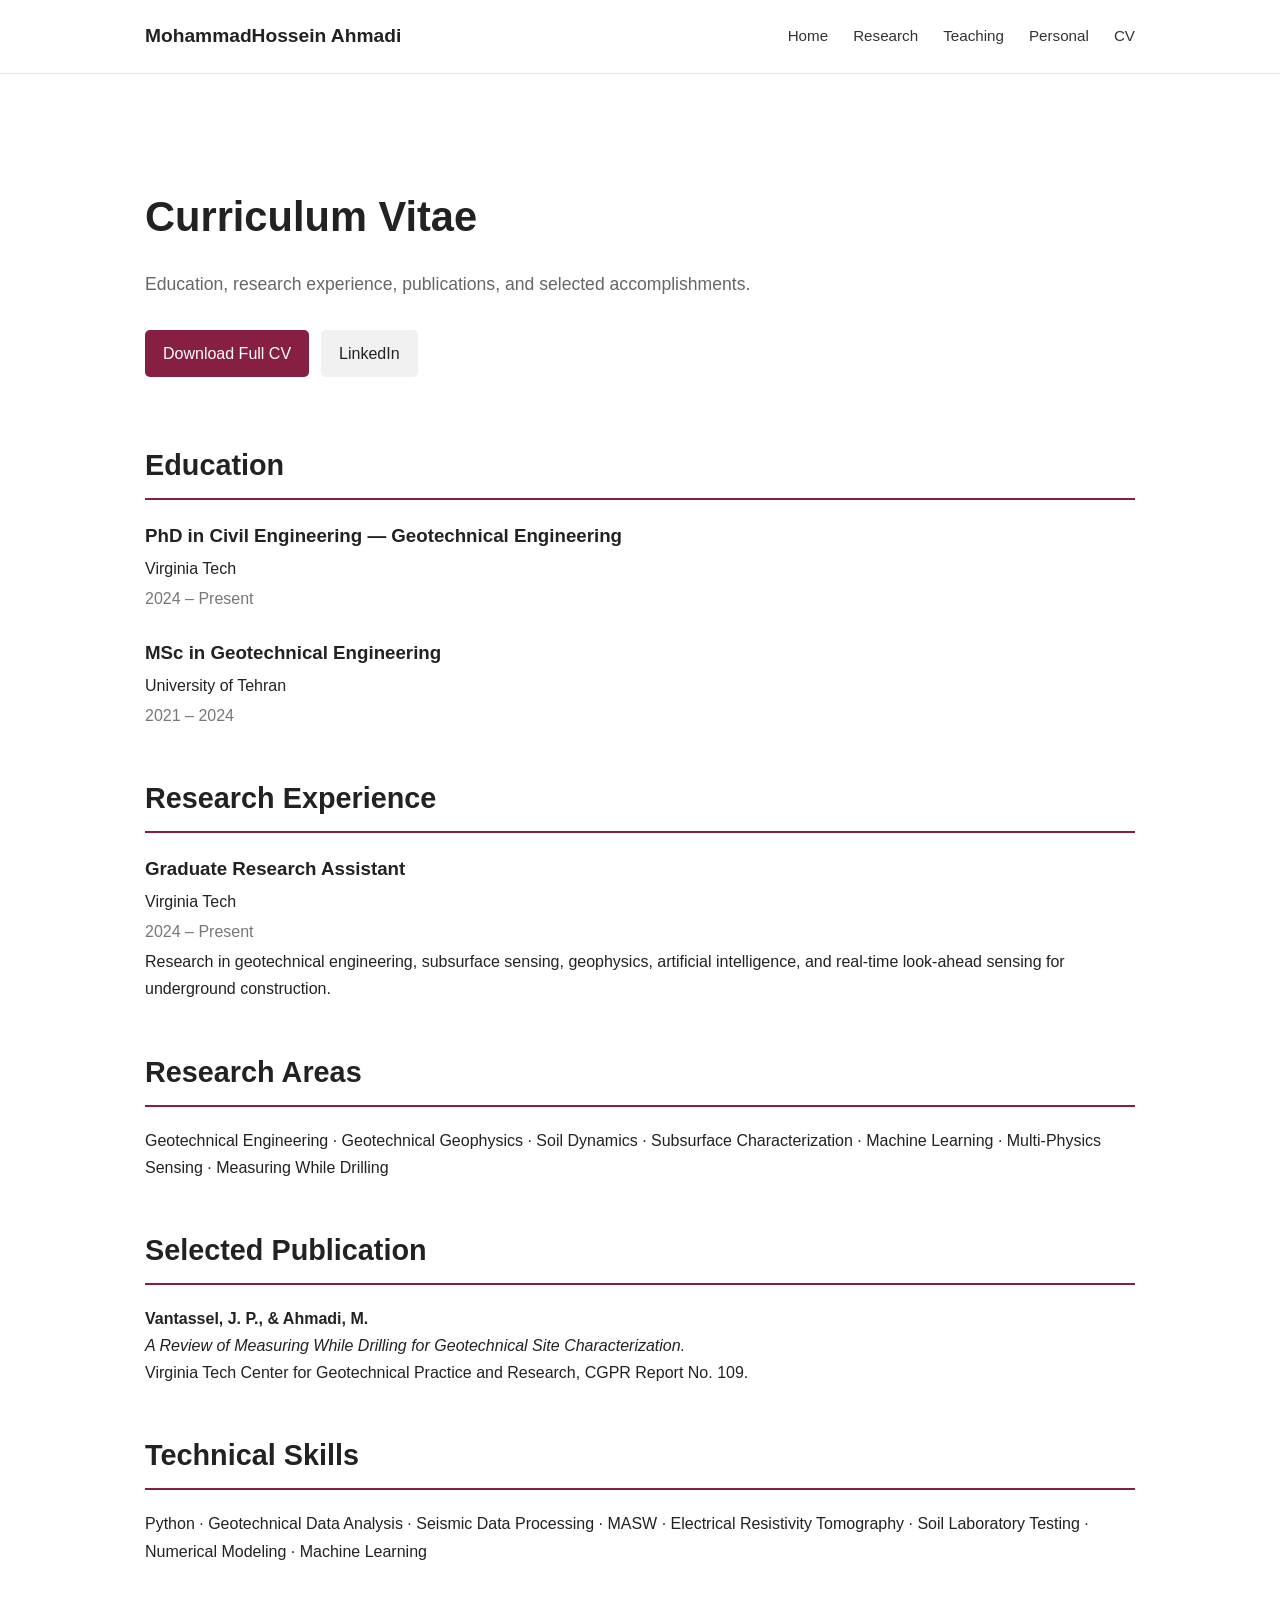
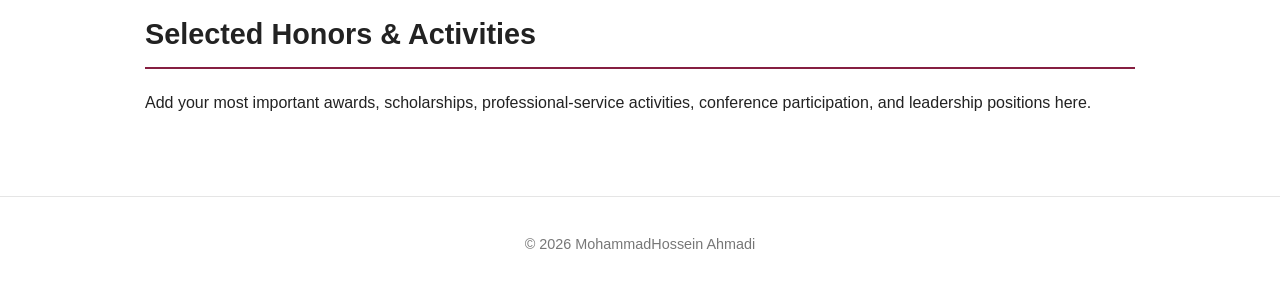
<file: cv.html>
<!DOCTYPE html>
<html lang="en">

<head>
    <meta charset="UTF-8">
    <meta name="viewport" content="width=device-width, initial-scale=1.0">

    <title>CV | MohammadHossein Ahmadi</title>

    <link rel="stylesheet" href="style.css">
</head>


<body>

<header>

    <nav>

        <a class="site-name" href="index.html">
            MohammadHossein Ahmadi
        </a>

        <div class="nav-links">
            <a href="index.html">Home</a>
            <a href="research.html">Research</a>
            <a href="teaching.html">Teaching</a>
            <a href="personal.html">Personal</a>
            <a href="cv.html">CV</a>
        </div>

    </nav>

</header>


<main class="container">


    <div class="page-header">

        <h1>Curriculum Vitae</h1>

        <p>
            Education, research experience, publications,
            and selected accomplishments.
        </p>

        <div class="buttons">

            <a class="button"
               href="files/Ahmadi_CV.pdf"
               target="_blank">

                Download Full CV

            </a>

            <a class="button button-secondary"
               href="https://www.linkedin.com/in/mohammadhossein-ahmadi-112020103"
               target="_blank">

                LinkedIn

            </a>

        </div>

    </div>


    <section class="cv-section">

        <h2>Education</h2>


        <div class="cv-entry">

            <h3>
                PhD in Civil Engineering — Geotechnical Engineering
            </h3>

            <p>
                Virginia Tech
            </p>

            <p class="date">
                2024 – Present
            </p>

        </div>


        <div class="cv-entry">

            <h3>
                MSc in Geotechnical Engineering
            </h3>

            <p>
                University of Tehran
            </p>

            <p class="date">
                2021 – 2024
            </p>

        </div>


        <!-- ADD BACHELOR INFORMATION HERE

        <div class="cv-entry">

            <h3>
                BSc in ...
            </h3>

            <p>
                University Name
            </p>

            <p class="date">
                2017 – 2021
            </p>

        </div>

        -->

    </section>


    <section class="cv-section">

        <h2>Research Experience</h2>


        <div class="cv-entry">

            <h3>
                Graduate Research Assistant
            </h3>

            <p>
                Virginia Tech
            </p>

            <p class="date">
                2024 – Present
            </p>

            <p>

                Research in geotechnical engineering, subsurface
                sensing, geophysics, artificial intelligence,
                and real-time look-ahead sensing for underground
                construction.

            </p>

        </div>


    </section>


    <section class="cv-section">

        <h2>Research Areas</h2>

        <p>
            Geotechnical Engineering · Geotechnical Geophysics ·
            Soil Dynamics · Subsurface Characterization ·
            Machine Learning · Multi-Physics Sensing ·
            Measuring While Drilling
        </p>

    </section>


    <section class="cv-section">

        <h2>Selected Publication</h2>


        <div class="cv-entry">

            <p>

                <strong>
                    Vantassel, J. P., & Ahmadi, M.
                </strong>

                <br>

                <em>
                    A Review of Measuring While Drilling for
                    Geotechnical Site Characterization.
                </em>

                <br>

                Virginia Tech Center for Geotechnical Practice
                and Research, CGPR Report No. 109.

            </p>

        </div>

    </section>


    <section class="cv-section">

        <h2>Technical Skills</h2>

        <p>

            Python · Geotechnical Data Analysis ·
            Seismic Data Processing · MASW ·
            Electrical Resistivity Tomography ·
            Soil Laboratory Testing ·
            Numerical Modeling ·
            Machine Learning

        </p>

    </section>


    <section class="cv-section">

        <h2>Selected Honors & Activities</h2>

        <p>

            Add your most important awards, scholarships,
            professional-service activities, conference participation,
            and leadership positions here.

        </p>

    </section>


</main>


<footer>

    © 2026 MohammadHossein Ahmadi

</footer>


</body>
</html>
</file>
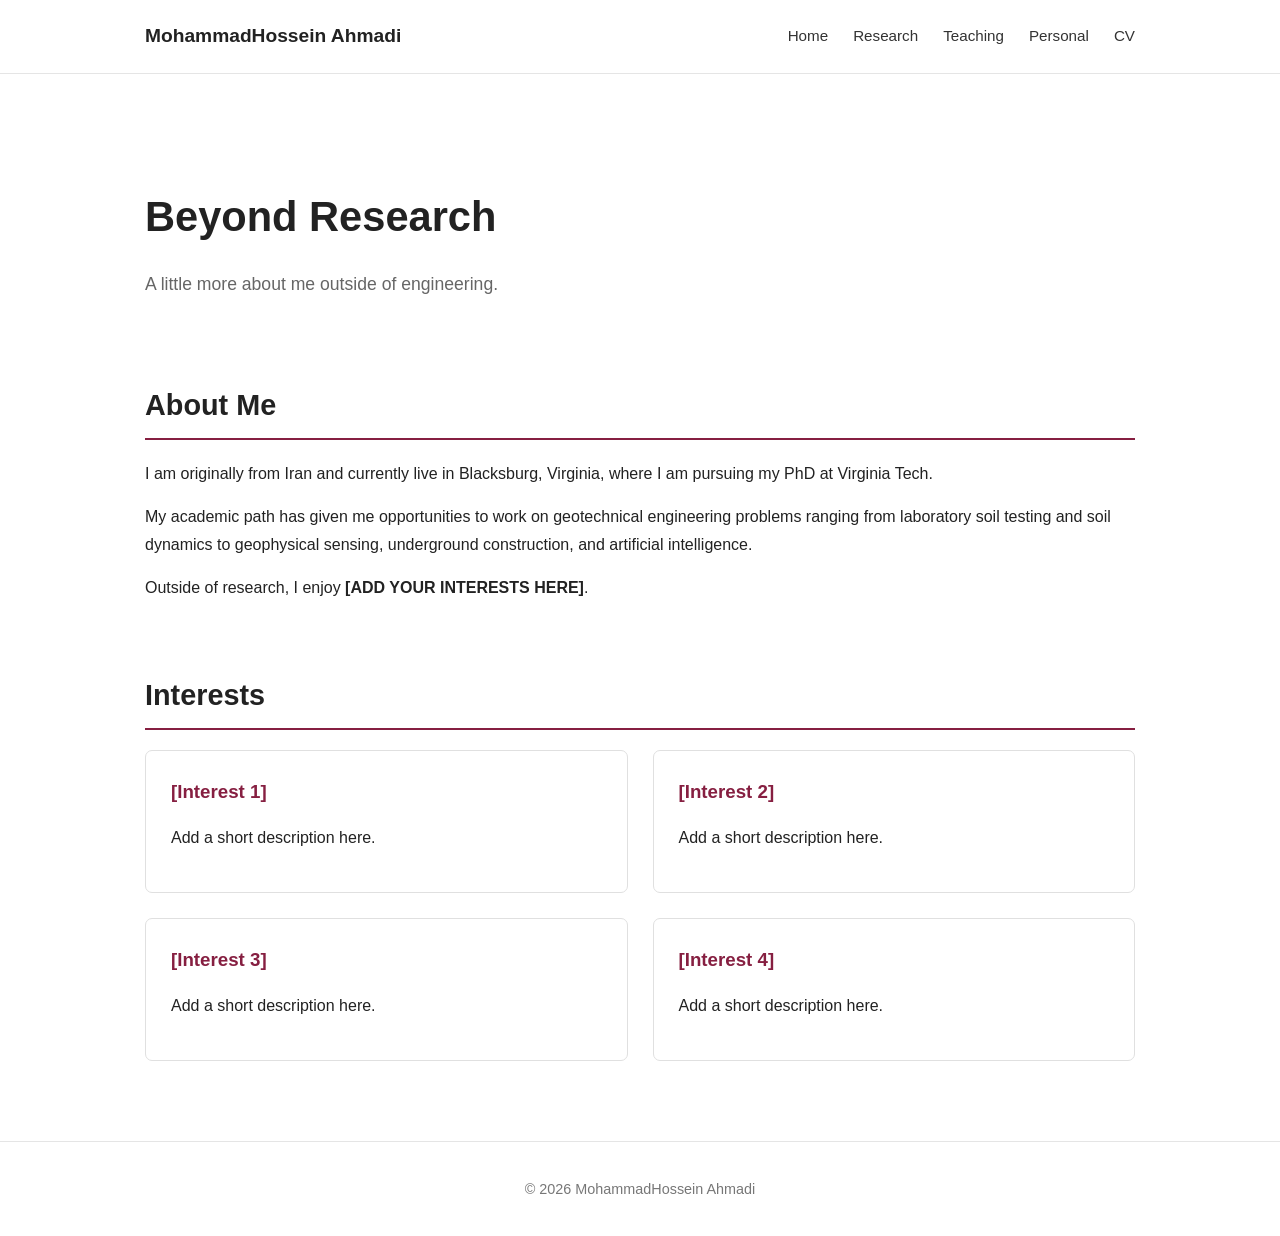
<file: personal.html>
<!DOCTYPE html>
<html lang="en">

<head>
    <meta charset="UTF-8">
    <meta name="viewport" content="width=device-width, initial-scale=1.0">

    <title>Personal | MohammadHossein Ahmadi</title>

    <link rel="stylesheet" href="style.css">
</head>


<body>

<header>

    <nav>

        <a class="site-name" href="index.html">
            MohammadHossein Ahmadi
        </a>

        <div class="nav-links">
            <a href="index.html">Home</a>
            <a href="research.html">Research</a>
            <a href="teaching.html">Teaching</a>
            <a href="personal.html">Personal</a>
            <a href="cv.html">CV</a>
        </div>

    </nav>

</header>


<main class="container">


    <div class="page-header">

        <h1>Beyond Research</h1>

        <p>
            A little more about me outside of engineering.
        </p>

    </div>


    <section>

        <h2>About Me</h2>

        <p>

            I am originally from Iran and currently live in
            Blacksburg, Virginia, where I am pursuing my PhD at
            Virginia Tech.

        </p>

        <p>

            My academic path has given me opportunities to work on
            geotechnical engineering problems ranging from laboratory
            soil testing and soil dynamics to geophysical sensing,
            underground construction, and artificial intelligence.

        </p>

        <p>

            Outside of research, I enjoy
            <strong>[ADD YOUR INTERESTS HERE]</strong>.

        </p>

    </section>


    <section>

        <h2>Interests</h2>

        <div class="research-grid">

            <div class="research-card">

                <h3>[Interest 1]</h3>

                <p>
                    Add a short description here.
                </p>

            </div>


            <div class="research-card">

                <h3>[Interest 2]</h3>

                <p>
                    Add a short description here.
                </p>

            </div>


            <div class="research-card">

                <h3>[Interest 3]</h3>

                <p>
                    Add a short description here.
                </p>

            </div>


            <div class="research-card">

                <h3>[Interest 4]</h3>

                <p>
                    Add a short description here.
                </p>

            </div>

        </div>

    </section>


</main>


<footer>

    © 2026 MohammadHossein Ahmadi

</footer>


</body>
</html>
</file>
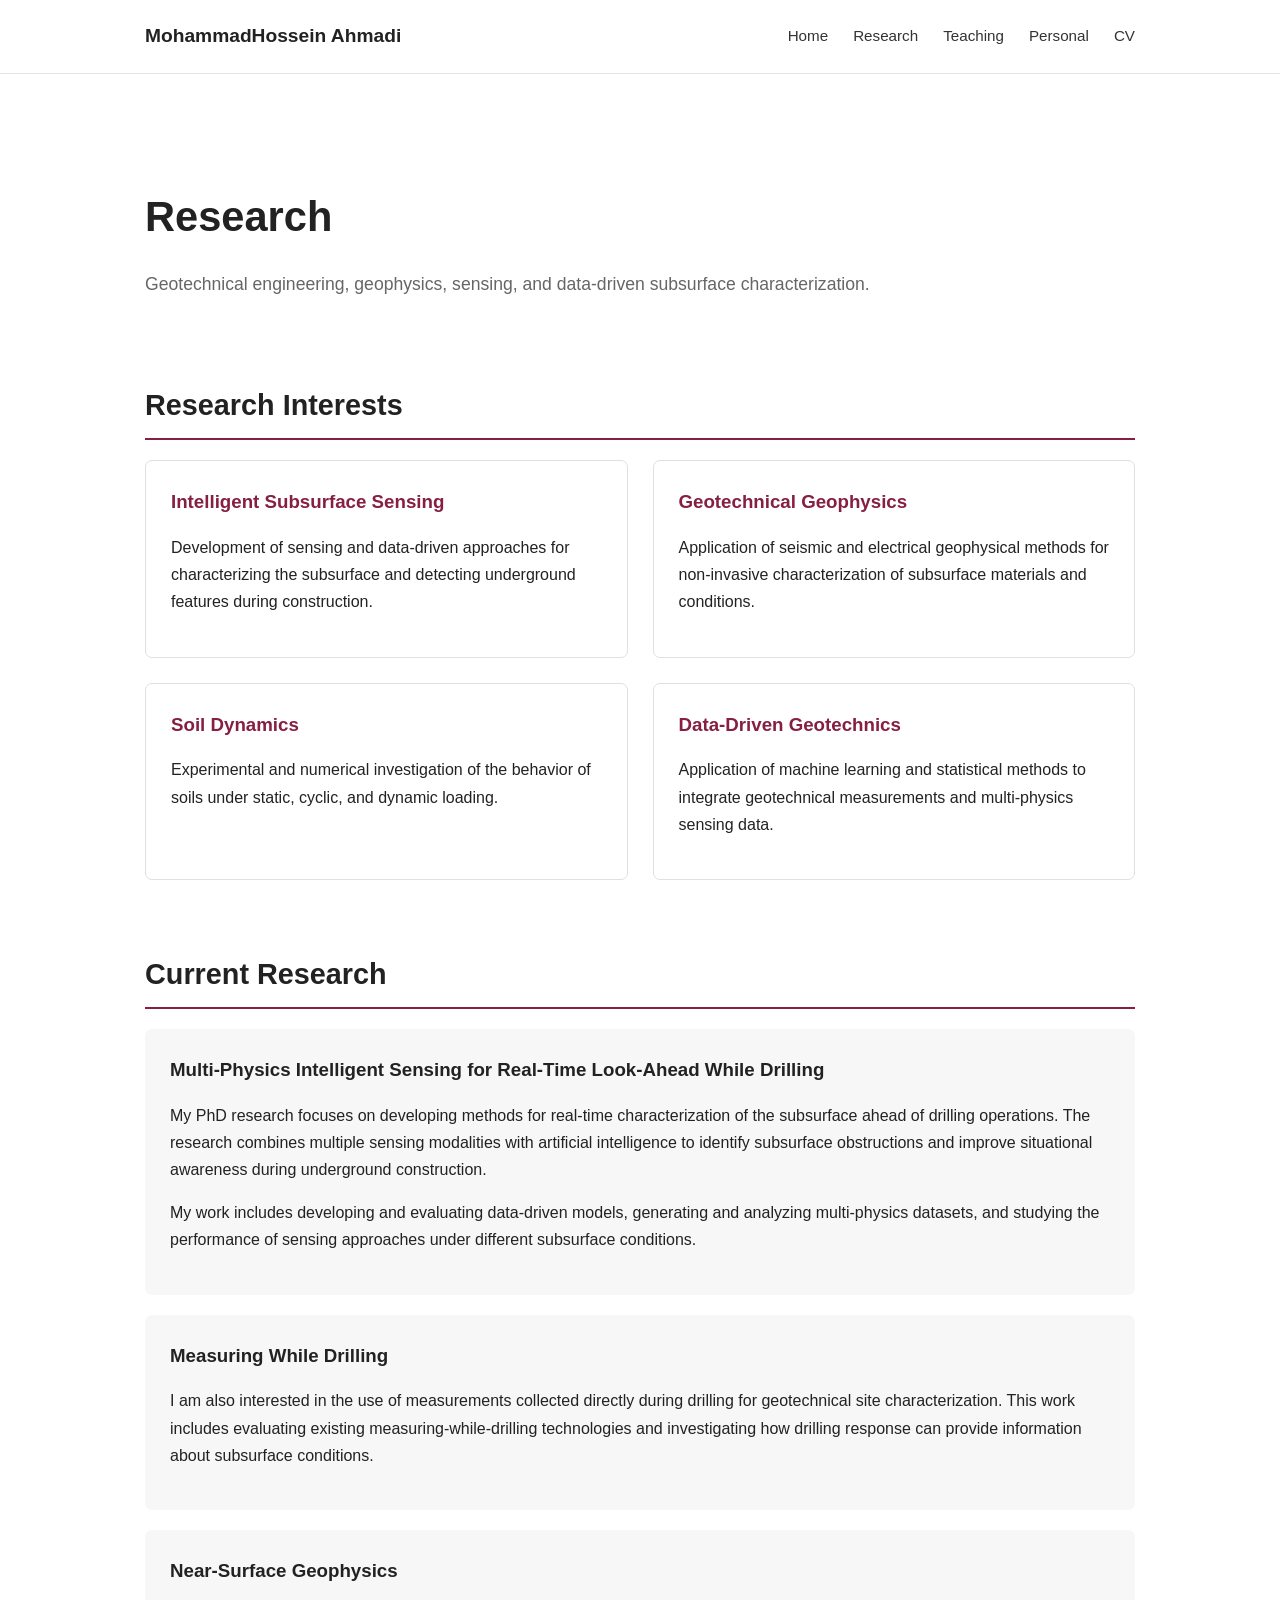
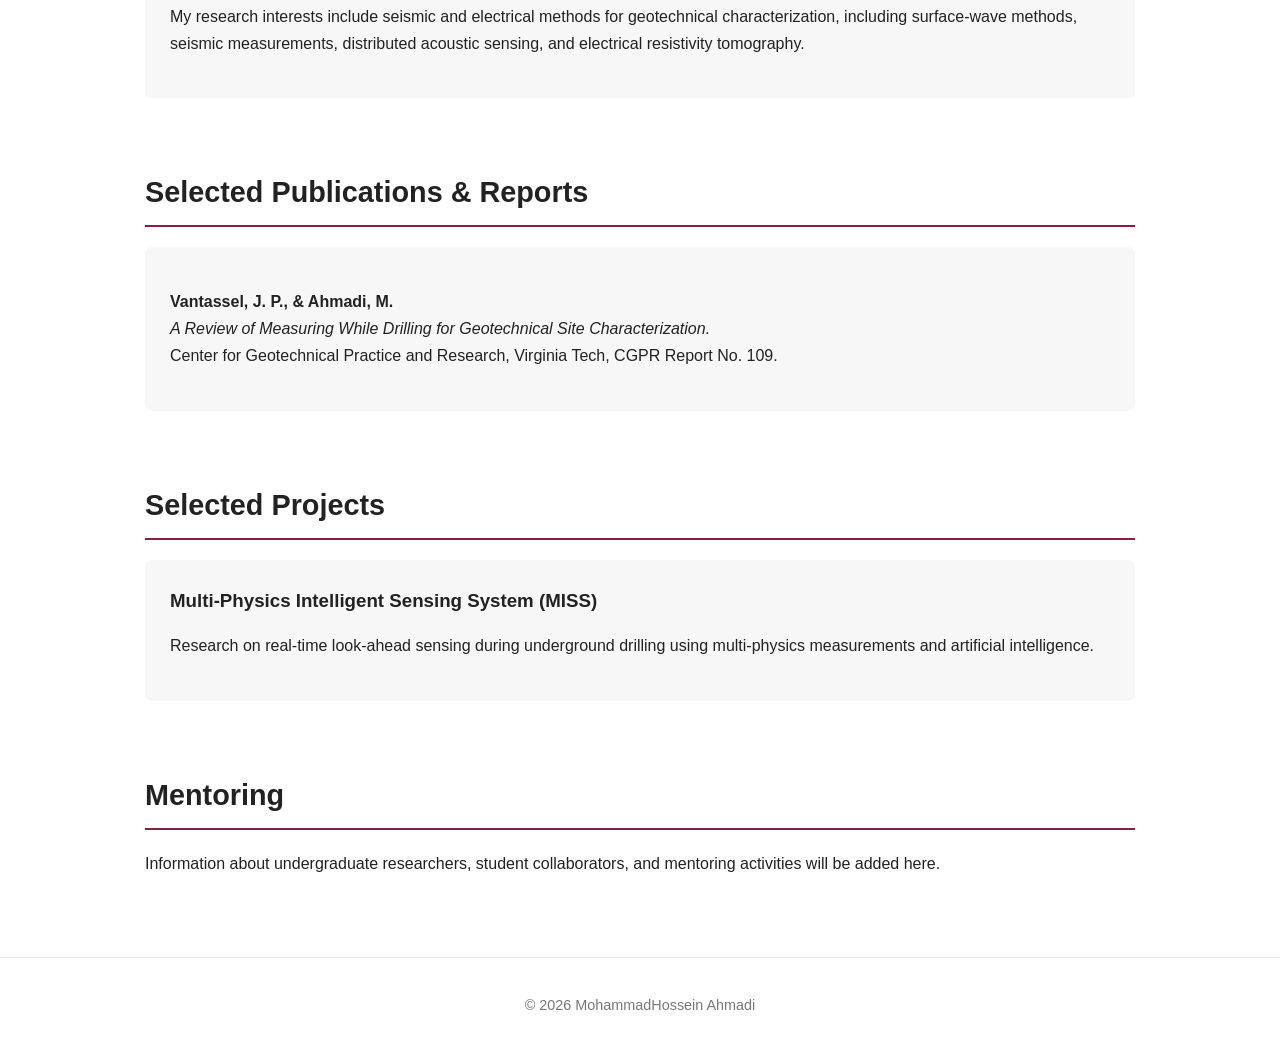
<file: research.html>
<!DOCTYPE html>
<html lang="en">

<head>
    <meta charset="UTF-8">
    <meta name="viewport" content="width=device-width, initial-scale=1.0">

    <title>Research | MohammadHossein Ahmadi</title>

    <link rel="stylesheet" href="style.css">
</head>


<body>

<header>

    <nav>

        <a class="site-name" href="index.html">
            MohammadHossein Ahmadi
        </a>

        <div class="nav-links">
            <a href="index.html">Home</a>
            <a href="research.html">Research</a>
            <a href="teaching.html">Teaching</a>
            <a href="personal.html">Personal</a>
            <a href="cv.html">CV</a>
        </div>

    </nav>

</header>


<main class="container">


    <div class="page-header">

        <h1>Research</h1>

        <p>
            Geotechnical engineering, geophysics, sensing,
            and data-driven subsurface characterization.
        </p>

    </div>


    <section>

        <h2>Research Interests</h2>

        <div class="research-grid">


            <div class="research-card">

                <h3>Intelligent Subsurface Sensing</h3>

                <p>
                    Development of sensing and data-driven approaches
                    for characterizing the subsurface and detecting
                    underground features during construction.
                </p>

            </div>


            <div class="research-card">

                <h3>Geotechnical Geophysics</h3>

                <p>
                    Application of seismic and electrical geophysical
                    methods for non-invasive characterization of
                    subsurface materials and conditions.
                </p>

            </div>


            <div class="research-card">

                <h3>Soil Dynamics</h3>

                <p>
                    Experimental and numerical investigation of the
                    behavior of soils under static, cyclic, and dynamic
                    loading.
                </p>

            </div>


            <div class="research-card">

                <h3>Data-Driven Geotechnics</h3>

                <p>
                    Application of machine learning and statistical
                    methods to integrate geotechnical measurements and
                    multi-physics sensing data.
                </p>

            </div>


        </div>

    </section>


    <section>

        <h2>Current Research</h2>


        <div class="card">

            <h3>
                Multi-Physics Intelligent Sensing for
                Real-Time Look-Ahead While Drilling
            </h3>

            <p>

                My PhD research focuses on developing methods for
                real-time characterization of the subsurface ahead of
                drilling operations. The research combines multiple
                sensing modalities with artificial intelligence to
                identify subsurface obstructions and improve situational
                awareness during underground construction.

            </p>

            <p>

                My work includes developing and evaluating data-driven
                models, generating and analyzing multi-physics datasets,
                and studying the performance of sensing approaches under
                different subsurface conditions.

            </p>

        </div>


        <div class="card">

            <h3>Measuring While Drilling</h3>

            <p>

                I am also interested in the use of measurements collected
                directly during drilling for geotechnical site
                characterization. This work includes evaluating existing
                measuring-while-drilling technologies and investigating
                how drilling response can provide information about
                subsurface conditions.

            </p>

        </div>


        <div class="card">

            <h3>Near-Surface Geophysics</h3>

            <p>

                My research interests include seismic and electrical
                methods for geotechnical characterization, including
                surface-wave methods, seismic measurements, distributed
                acoustic sensing, and electrical resistivity tomography.

            </p>

        </div>

    </section>


    <section>

        <h2>Selected Publications & Reports</h2>


        <div class="card">

            <p>

                <strong>Vantassel, J. P., & Ahmadi, M.</strong><br>

                <em>
                    A Review of Measuring While Drilling for
                    Geotechnical Site Characterization.
                </em>

                <br>

                Center for Geotechnical Practice and Research,
                Virginia Tech, CGPR Report No. 109.

            </p>

        </div>


        <!-- ADD FUTURE PUBLICATIONS BELOW

        <div class="card">

            <p>
                <strong>Authors.</strong><br>
                <em>Paper Title.</em><br>
                Journal, Year.
            </p>

        </div>

        -->

    </section>


    <section>

        <h2>Selected Projects</h2>


        <div class="card">

            <h3>
                Multi-Physics Intelligent Sensing System (MISS)
            </h3>

            <p>
                Research on real-time look-ahead sensing during
                underground drilling using multi-physics measurements
                and artificial intelligence.
            </p>

        </div>


        <!-- ADD MORE PROJECTS HERE -->

    </section>


    <section>

        <h2>Mentoring</h2>

        <p>

            Information about undergraduate researchers, student
            collaborators, and mentoring activities will be added here.

        </p>

        <!--
        Example:

        <div class="card">
            <h3>Student Name</h3>
            <p>
                Undergraduate Researcher, 2026<br>
                Project: ...
            </p>
        </div>
        -->

    </section>


</main>


<footer>

    © 2026 MohammadHossein Ahmadi

</footer>


</body>
</html>
</file>
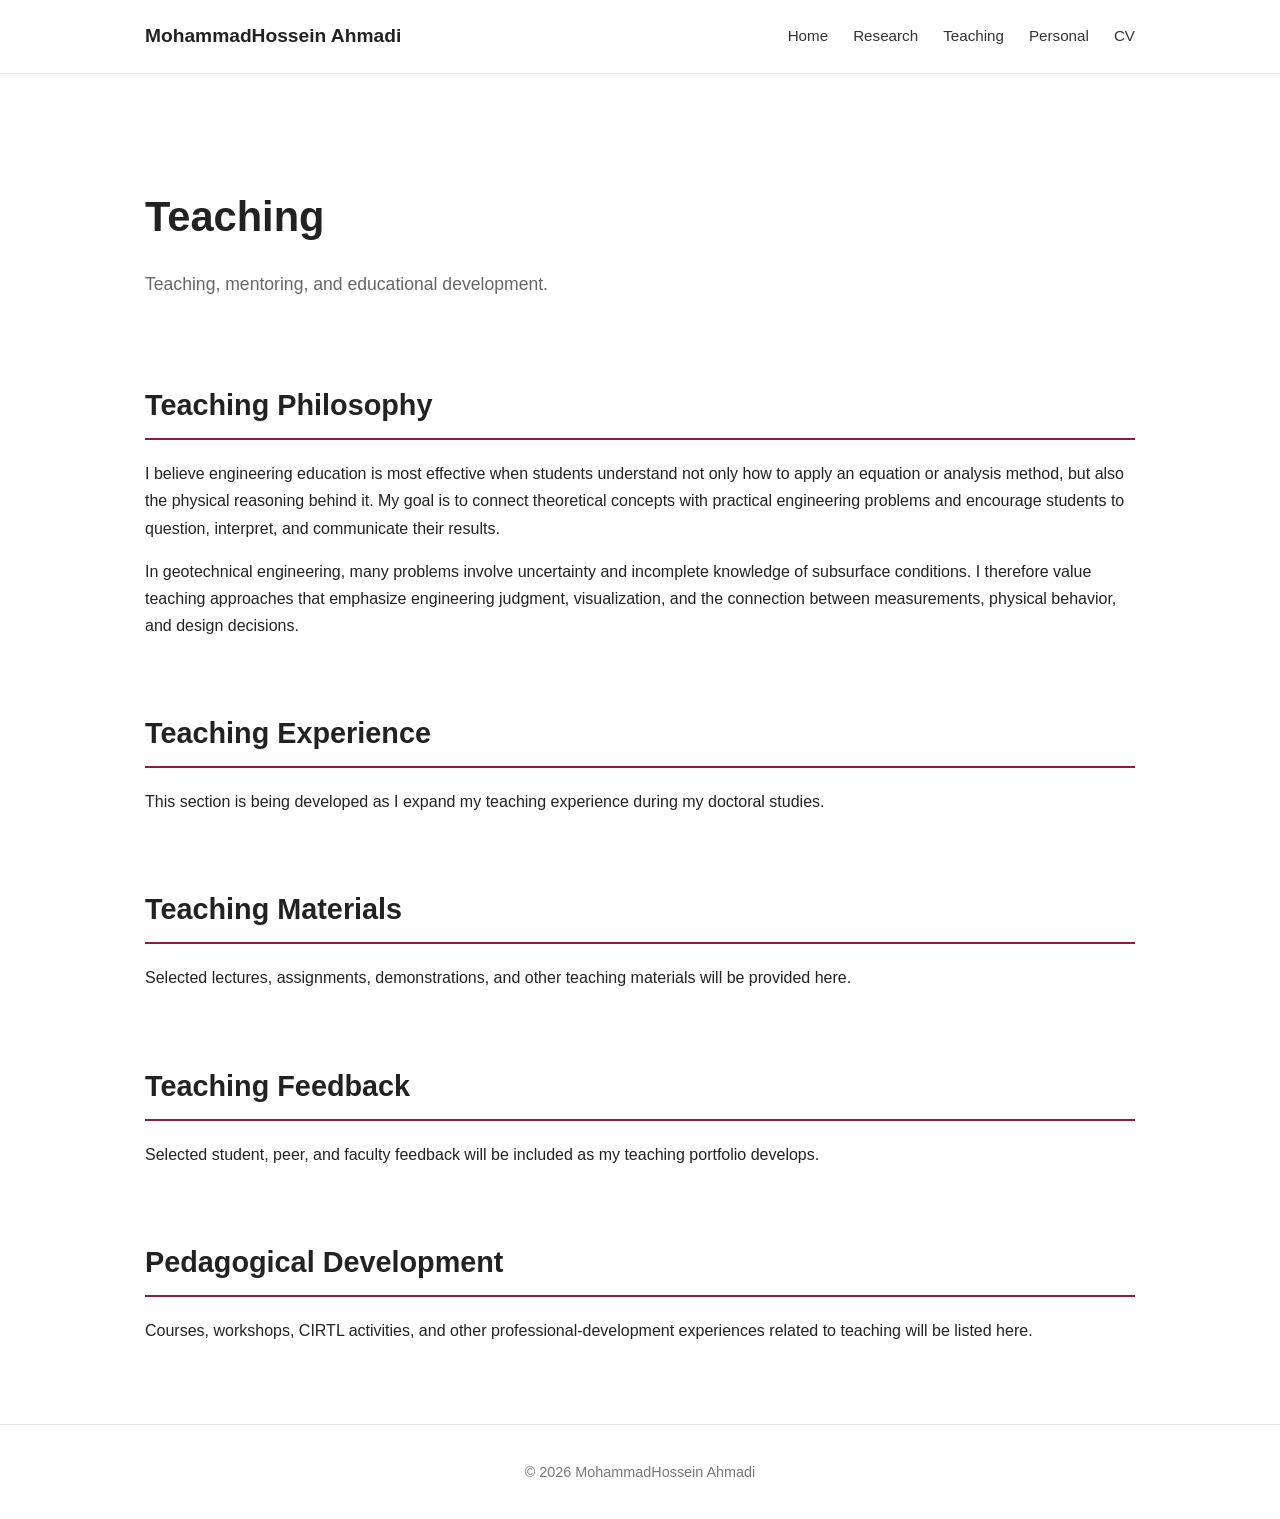
<file: teaching.html>
<!DOCTYPE html>
<html lang="en">

<head>
    <meta charset="UTF-8">
    <meta name="viewport" content="width=device-width, initial-scale=1.0">

    <title>Teaching | MohammadHossein Ahmadi</title>

    <link rel="stylesheet" href="style.css">
</head>


<body>

<header>

    <nav>

        <a class="site-name" href="index.html">
            MohammadHossein Ahmadi
        </a>

        <div class="nav-links">
            <a href="index.html">Home</a>
            <a href="research.html">Research</a>
            <a href="teaching.html">Teaching</a>
            <a href="personal.html">Personal</a>
            <a href="cv.html">CV</a>
        </div>

    </nav>

</header>


<main class="container">


    <div class="page-header">

        <h1>Teaching</h1>

        <p>
            Teaching, mentoring, and educational development.
        </p>

    </div>


    <section>

        <h2>Teaching Philosophy</h2>

        <p>

            I believe engineering education is most effective when
            students understand not only how to apply an equation or
            analysis method, but also the physical reasoning behind it.
            My goal is to connect theoretical concepts with practical
            engineering problems and encourage students to question,
            interpret, and communicate their results.

        </p>

        <p>

            In geotechnical engineering, many problems involve
            uncertainty and incomplete knowledge of subsurface
            conditions. I therefore value teaching approaches that
            emphasize engineering judgment, visualization, and the
            connection between measurements, physical behavior, and
            design decisions.

        </p>

    </section>


    <section>

        <h2>Teaching Experience</h2>

        <p>
            This section is being developed as I expand my teaching
            experience during my doctoral studies.
        </p>


        <!--

        When you have a course, use:

        <div class="card">

            <h3>Course Name</h3>

            <p>
                Virginia Tech | Semester Year
            </p>

            <p>
                Role: Teaching Assistant / Instructor / Guest Lecturer
            </p>

            <p>
                Description of responsibilities.
            </p>

        </div>

        -->

    </section>


    <section>

        <h2>Teaching Materials</h2>

        <p>

            Selected lectures, assignments, demonstrations,
            and other teaching materials will be provided here.

        </p>

    </section>


    <section>

        <h2>Teaching Feedback</h2>

        <p>

            Selected student, peer, and faculty feedback will be
            included as my teaching portfolio develops.

        </p>

    </section>


    <section>

        <h2>Pedagogical Development</h2>

        <p>

            Courses, workshops, CIRTL activities, and other
            professional-development experiences related to teaching
            will be listed here.

        </p>

        <!-- Example:

        <div class="card">
            <h3>CIRTL Course Name</h3>
            <p>Year</p>
        </div>

        -->

    </section>


</main>


<footer>

    © 2026 MohammadHossein Ahmadi

</footer>


</body>
</html>
</file>
<file: style.css>
/* ------------------------------
   GENERAL
------------------------------ */

* {
    box-sizing: border-box;
}

html {
    scroll-behavior: smooth;
}

body {
    margin: 0;
    font-family: Arial, Helvetica, sans-serif;
    color: #222;
    background: #ffffff;
    line-height: 1.7;
}

a {
    color: #861f41;
    text-decoration: none;
}

a:hover {
    text-decoration: underline;
}

.container {
    max-width: 1050px;
    margin: 0 auto;
    padding: 0 30px;
}


/* ------------------------------
   NAVIGATION
------------------------------ */

header {
    background: #ffffff;
    border-bottom: 1px solid #e5e5e5;
    position: sticky;
    top: 0;
    z-index: 1000;
}

nav {
    max-width: 1050px;
    margin: 0 auto;
    padding: 20px 30px;
    display: flex;
    justify-content: space-between;
    align-items: center;
}

.site-name {
    font-size: 1.2rem;
    font-weight: bold;
    color: #222;
}

.nav-links {
    display: flex;
    gap: 25px;
}

.nav-links a {
    color: #333;
    font-size: 0.95rem;
}

.nav-links a:hover {
    color: #861f41;
    text-decoration: none;
}


/* ------------------------------
   HOME HERO
------------------------------ */

.hero {
    min-height: 70vh;
    display: flex;
    align-items: center;
    gap: 70px;
    padding-top: 80px;
    padding-bottom: 80px;
}

.hero-text {
    flex: 1;
}

.hero-photo {
    flex: 0 0 300px;
}

.hero-photo img {
    width: 300px;
    height: 300px;
    object-fit: cover;
    border-radius: 50%;
}

.hero h1 {
    font-size: 3rem;
    margin: 0 0 10px;
    line-height: 1.15;
}

.subtitle {
    font-size: 1.35rem;
    color: #555;
    margin-bottom: 5px;
}

.affiliation {
    font-size: 1.1rem;
    color: #777;
    margin-top: 0;
}

.intro {
    margin-top: 30px;
    font-size: 1.08rem;
}


/* ------------------------------
   BUTTONS
------------------------------ */

.buttons {
    display: flex;
    flex-wrap: wrap;
    gap: 12px;
    margin-top: 30px;
}

.button {
    display: inline-block;
    background: #861f41;
    color: white;
    padding: 10px 18px;
    border-radius: 5px;
}

.button:hover {
    background: #5f152e;
    text-decoration: none;
}

.button-secondary {
    background: #f1f1f1;
    color: #222;
}

.button-secondary:hover {
    background: #dddddd;
}


/* ------------------------------
   CONTENT
------------------------------ */

.page-header {
    padding: 80px 0 40px;
}

.page-header h1 {
    font-size: 2.6rem;
    margin-bottom: 10px;
}

.page-header p {
    color: #666;
    font-size: 1.1rem;
}

section {
    margin-bottom: 70px;
}

section h2 {
    font-size: 1.8rem;
    margin-bottom: 20px;
    border-bottom: 2px solid #861f41;
    padding-bottom: 8px;
}

section h3 {
    margin-bottom: 5px;
}

.card {
    background: #f7f7f7;
    padding: 25px;
    border-radius: 7px;
    margin-bottom: 20px;
}

.card h3 {
    margin-top: 0;
}


/* ------------------------------
   RESEARCH
------------------------------ */

.research-grid {
    display: grid;
    grid-template-columns: repeat(2, 1fr);
    gap: 25px;
}

.research-card {
    border: 1px solid #e0e0e0;
    padding: 25px;
    border-radius: 7px;
}

.research-card h3 {
    margin-top: 0;
    color: #861f41;
}


/* ------------------------------
   CV
------------------------------ */

.cv-section {
    margin-bottom: 45px;
}

.cv-entry {
    margin-bottom: 25px;
}

.cv-entry h3 {
    margin-bottom: 3px;
}

.cv-entry p {
    margin: 3px 0;
}

.date {
    color: #777;
}


/* ------------------------------
   FOOTER
------------------------------ */

footer {
    border-top: 1px solid #e5e5e5;
    margin-top: 80px;
    padding: 35px 20px;
    text-align: center;
    color: #777;
    font-size: 0.9rem;
}


/* ------------------------------
   MOBILE
------------------------------ */

@media (max-width: 750px) {

    nav {
        flex-direction: column;
        gap: 15px;
    }

    .nav-links {
        flex-wrap: wrap;
        justify-content: center;
        gap: 15px;
    }

    .hero {
        flex-direction: column-reverse;
        text-align: center;
        gap: 35px;
        padding-top: 50px;
    }

    .hero h1 {
        font-size: 2.3rem;
    }

    .hero-photo {
        flex: none;
    }

    .hero-photo img {
        width: 220px;
        height: 220px;
    }

    .buttons {
        justify-content: center;
    }

    .research-grid {
        grid-template-columns: 1fr;
    }
}
</file>
